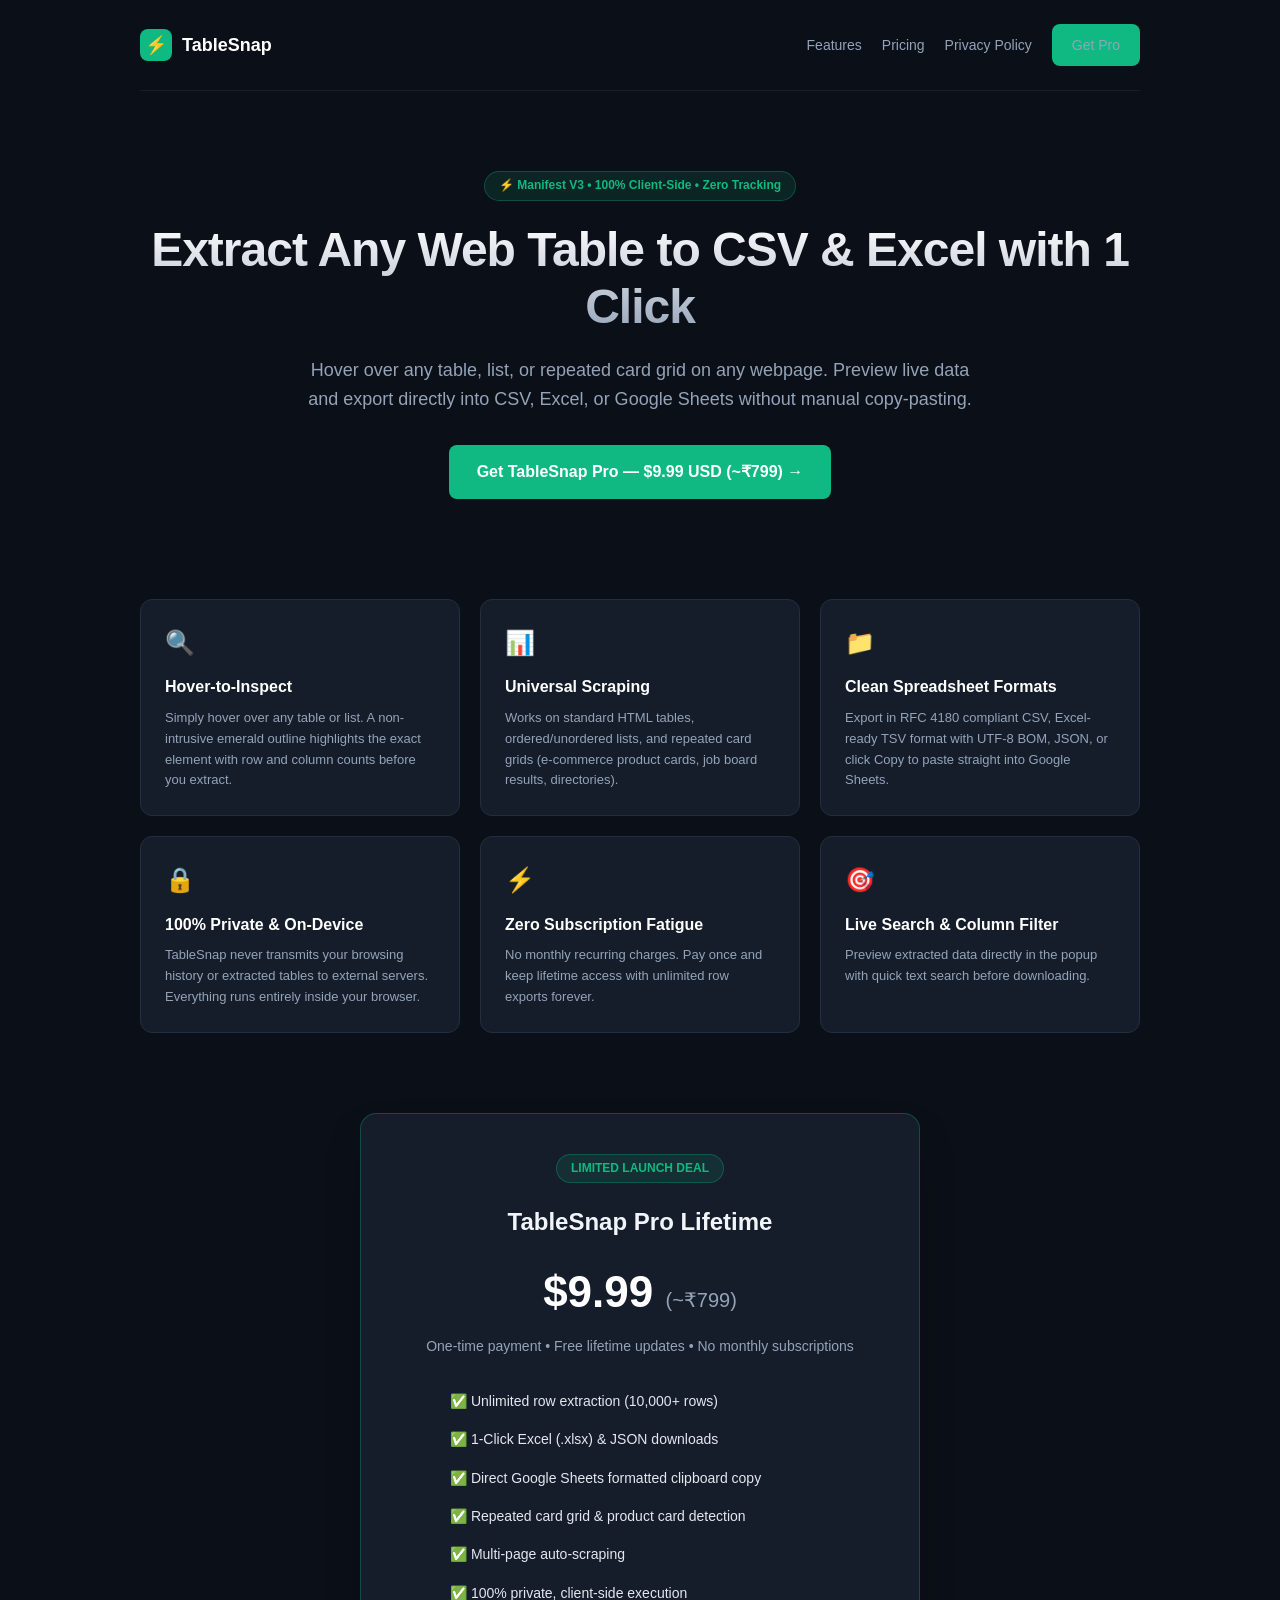
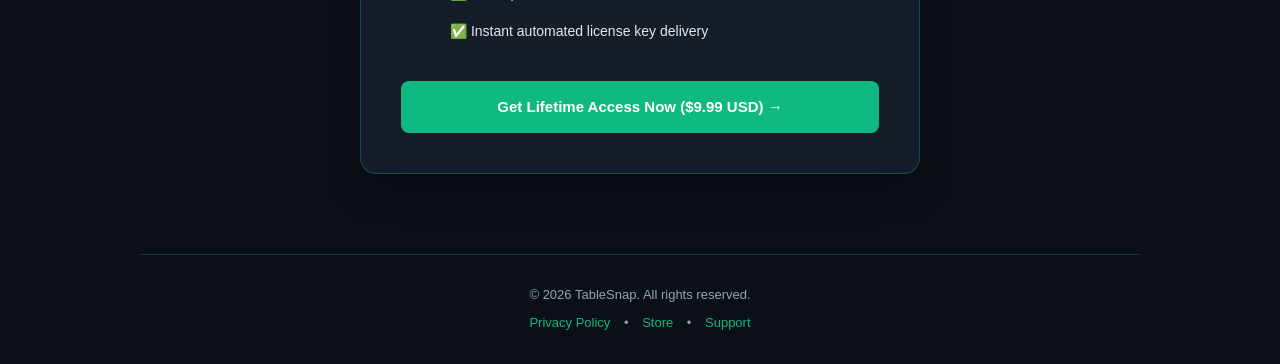
<file: index.html>
<!DOCTYPE html>
<html lang="en">
<head>
  <meta charset="UTF-8">
  <meta name="viewport" content="width=device-width, initial-scale=1.0">
  <title>TableSnap — Instant Web Table & Data Scraper Chrome Extension</title>
  <meta name="description" content="Scrape any HTML table, list, or repeated card grid from any webpage into CSV or Excel with 1 click. 100% private, client-side, zero recurring fees.">
  <style>
    :root {
      --bg: #0B0F17;
      --card: #151D2A;
      --border: #222F3E;
      --text: #F1F5F9;
      --muted: #94A3B8;
      --primary: #10B981;
      --primary-hover: #059669;
      --accent: #F59E0B;
    }
    * { box-sizing: border-box; margin: 0; padding: 0; }
    body {
      font-family: -apple-system, BlinkMacSystemFont, "Segoe UI", Roboto, sans-serif;
      background: var(--bg);
      color: var(--text);
      line-height: 1.6;
    }
    .container { max-width: 1040px; margin: 0 auto; padding: 0 20px; }
    
    /* Nav */
    nav {
      display: flex;
      justify-content: space-between;
      align-items: center;
      padding: 24px 0;
      border-bottom: 1px solid rgba(255,255,255,0.06);
    }
    .logo {
      display: flex;
      align-items: center;
      gap: 10px;
      font-size: 18px;
      font-weight: 700;
      color: #FFF;
      text-decoration: none;
    }
    .logo-icon {
      width: 32px;
      height: 32px;
      background: var(--primary);
      border-radius: 8px;
      display: flex;
      align-items: center;
      justify-content: center;
    }
    .nav-links { display: flex; gap: 20px; align-items: center; }
    .nav-links a { color: var(--muted); text-decoration: none; font-size: 14px; font-weight: 500; }
    .nav-links a:hover { color: #FFF; }
    .btn {
      display: inline-block;
      padding: 10px 20px;
      border-radius: 8px;
      font-size: 14px;
      font-weight: 600;
      text-decoration: none;
      transition: all 0.2s;
    }
    .btn-primary { background: var(--primary); color: #FFF; }
    .btn-primary:hover { background: var(--primary-hover); transform: translateY(-1px); }

    /* Hero */
    .hero {
      text-align: center;
      padding: 80px 0 60px;
    }
    .badge-pill {
      display: inline-block;
      background: rgba(16, 185, 129, 0.12);
      color: var(--primary);
      border: 1px solid rgba(16, 185, 129, 0.3);
      padding: 4px 14px;
      border-radius: 9999px;
      font-size: 12px;
      font-weight: 600;
      margin-bottom: 20px;
    }
    h1 {
      font-size: 48px;
      font-weight: 800;
      letter-spacing: -1px;
      line-height: 1.2;
      margin-bottom: 20px;
      background: linear-gradient(180deg, #FFFFFF 0%, #94A3B8 100%);
      -webkit-background-clip: text;
      -webkit-text-fill-color: transparent;
    }
    .hero p {
      font-size: 18px;
      color: var(--muted);
      max-width: 680px;
      margin: 0 auto 32px;
    }

    /* Features Grid */
    .features {
      display: grid;
      grid-template-columns: repeat(auto-fit, minmax(300px, 1fr));
      gap: 20px;
      padding: 40px 0 80px;
    }
    .feature-card {
      background: var(--card);
      border: 1px solid var(--border);
      border-radius: 12px;
      padding: 24px;
    }
    .feature-icon {
      font-size: 24px;
      margin-bottom: 12px;
    }
    .feature-card h3 { font-size: 16px; margin-bottom: 8px; color: #FFF; }
    .feature-card p { font-size: 13px; color: var(--muted); }

    /* Pricing Section */
    .pricing {
      background: var(--card);
      border: 1px solid rgba(16, 185, 129, 0.3);
      border-radius: 16px;
      max-width: 560px;
      margin: 0 auto 80px;
      padding: 40px;
      text-align: center;
      box-shadow: 0 20px 40px -15px rgba(0,0,0,0.5);
    }
    .price-num { font-size: 44px; font-weight: 800; color: #FFF; margin: 16px 0 8px; }
    .price-sub { color: var(--muted); font-size: 14px; margin-bottom: 24px; }
    .feature-checkmarks { list-style: none; text-align: left; margin: 0 auto 30px; max-width: 380px; }
    .feature-checkmarks li { padding: 8px 0; font-size: 14px; color: #E2E8F0; display: flex; align-items: center; gap: 10px; }

    /* Footer */
    footer {
      border-top: 1px solid var(--border);
      padding: 30px 0;
      text-align: center;
      font-size: 13px;
      color: var(--muted);
    }
    footer a { color: var(--primary); text-decoration: none; margin: 0 10px; }
    footer a:hover { text-decoration: underline; }
  </style>
</head>
<body>
  <div class="container">
    <nav>
      <a href="#" class="logo">
        <div class="logo-icon">⚡</div>
        TableSnap
      </a>
      <div class="nav-links">
        <a href="#features">Features</a>
        <a href="#pricing">Pricing</a>
        <a href="privacy-policy.html">Privacy Policy</a>
        <a href="https://hopelessiam07.lemonsqueezy.com/checkout/buy/918af369-03bc-40d2-8018-711bf68cbd29" class="btn btn-primary">Get Pro</a>
      </div>
    </nav>

    <section class="hero">
      <div class="badge-pill">⚡ Manifest V3 &bull; 100% Client-Side &bull; Zero Tracking</div>
      <h1>Extract Any Web Table to CSV & Excel with 1 Click</h1>
      <p>Hover over any table, list, or repeated card grid on any webpage. Preview live data and export directly into CSV, Excel, or Google Sheets without manual copy-pasting.</p>
      <a href="https://hopelessiam07.lemonsqueezy.com/checkout/buy/918af369-03bc-40d2-8018-711bf68cbd29" class="btn btn-primary" style="font-size: 16px; padding: 14px 28px;">
        Get TableSnap Pro — $9.99 USD (~₹799) &rarr;
      </a>
    </section>

    <section id="features" class="features">
      <div class="feature-card">
        <div class="feature-icon">🔍</div>
        <h3>Hover-to-Inspect</h3>
        <p>Simply hover over any table or list. A non-intrusive emerald outline highlights the exact element with row and column counts before you extract.</p>
      </div>
      <div class="feature-card">
        <div class="feature-icon">📊</div>
        <h3>Universal Scraping</h3>
        <p>Works on standard HTML tables, ordered/unordered lists, and repeated card grids (e-commerce product cards, job board results, directories).</p>
      </div>
      <div class="feature-card">
        <div class="feature-icon">📁</div>
        <h3>Clean Spreadsheet Formats</h3>
        <p>Export in RFC 4180 compliant CSV, Excel-ready TSV format with UTF-8 BOM, JSON, or click Copy to paste straight into Google Sheets.</p>
      </div>
      <div class="feature-card">
        <div class="feature-icon">🔒</div>
        <h3>100% Private & On-Device</h3>
        <p>TableSnap never transmits your browsing history or extracted tables to external servers. Everything runs entirely inside your browser.</p>
      </div>
      <div class="feature-card">
        <div class="feature-icon">⚡</div>
        <h3>Zero Subscription Fatigue</h3>
        <p>No monthly recurring charges. Pay once and keep lifetime access with unlimited row exports forever.</p>
      </div>
      <div class="feature-card">
        <div class="feature-icon">🎯</div>
        <h3>Live Search & Column Filter</h3>
        <p>Preview extracted data directly in the popup with quick text search before downloading.</p>
      </div>
    </section>

    <section id="pricing" class="pricing">
      <div class="badge-pill">LIMITED LAUNCH DEAL</div>
      <h2>TableSnap Pro Lifetime</h2>
      <div class="price-num">$9.99 <span style="font-size: 20px; font-weight: 500; color: var(--muted);">(~₹799)</span></div>
      <div class="price-sub">One-time payment &bull; Free lifetime updates &bull; No monthly subscriptions</div>

      <ul class="feature-checkmarks">
        <li>✅ Unlimited row extraction (10,000+ rows)</li>
        <li>✅ 1-Click Excel (.xlsx) & JSON downloads</li>
        <li>✅ Direct Google Sheets formatted clipboard copy</li>
        <li>✅ Repeated card grid & product card detection</li>
        <li>✅ Multi-page auto-scraping</li>
        <li>✅ 100% private, client-side execution</li>
        <li>✅ Instant automated license key delivery</li>
      </ul>

      <a href="https://hopelessiam07.lemonsqueezy.com/checkout/buy/918af369-03bc-40d2-8018-711bf68cbd29" class="btn btn-primary" style="width: 100%; font-size: 15px; padding: 14px;">
        Get Lifetime Access Now ($9.99 USD) &rarr;
      </a>
    </section>

    <footer>
      <p>&copy; 2026 TableSnap. All rights reserved.</p>
      <p style="margin-top: 8px;">
        <a href="privacy-policy.html">Privacy Policy</a> &bull;
        <a href="https://hopelessiam07.lemonsqueezy.com">Store</a> &bull;
        <a href="mailto:support@tablesnap.dev">Support</a>
      </p>
    </footer>
  </div>
</body>
</html>
</file>
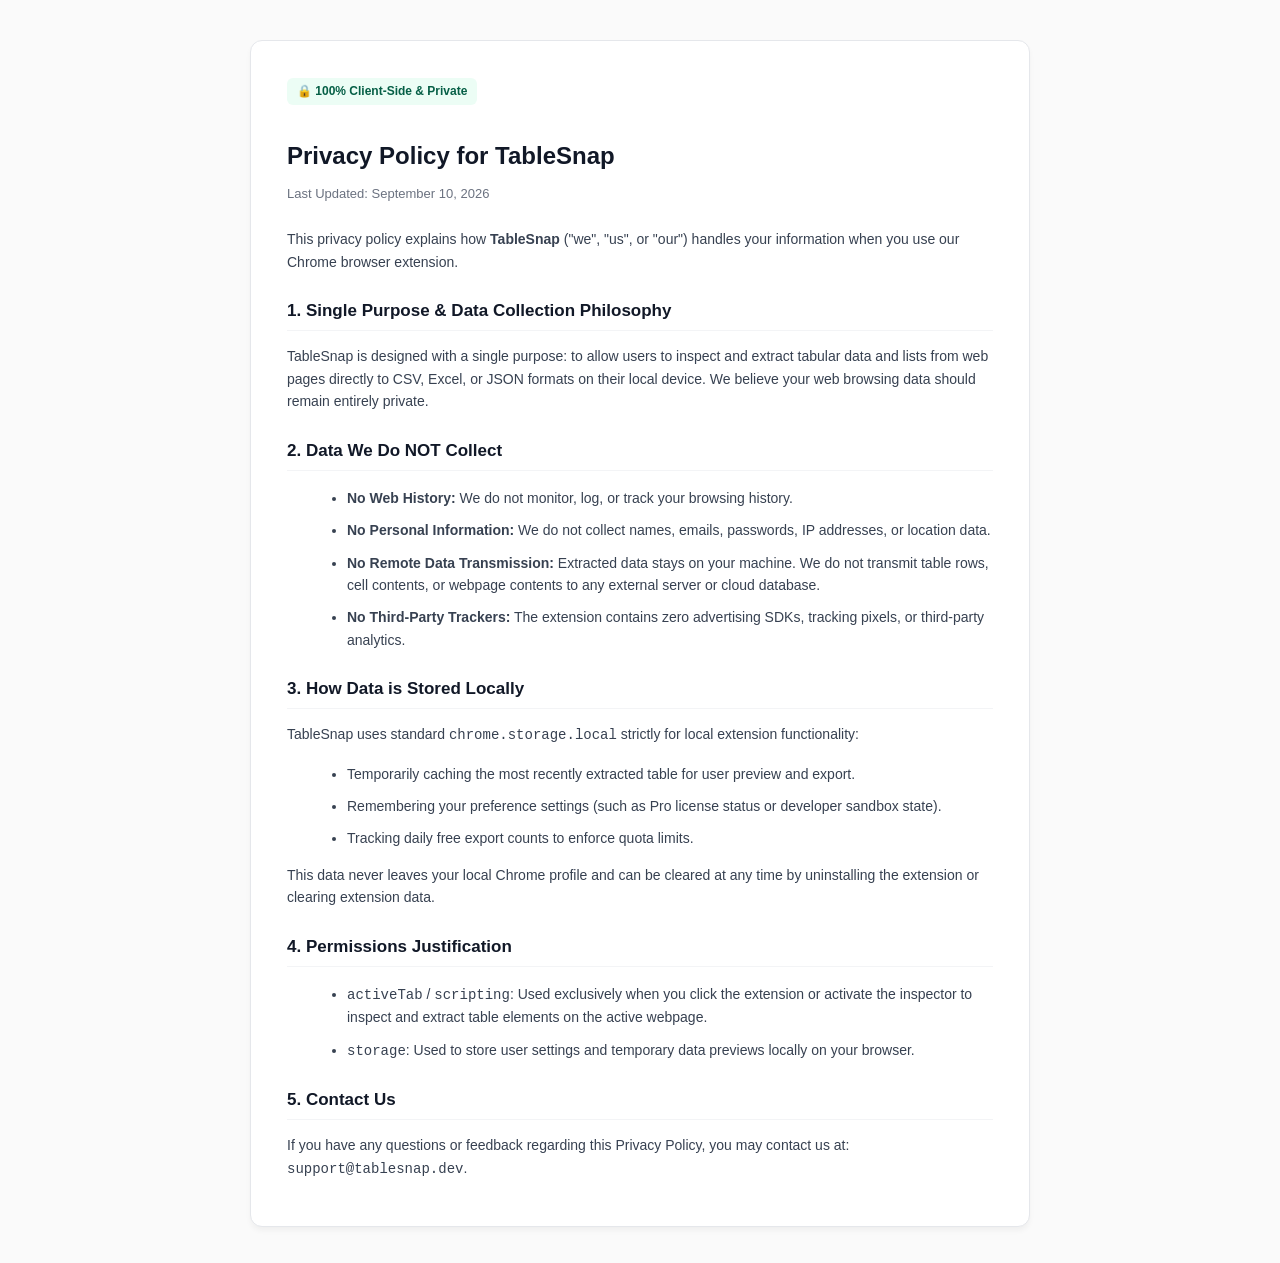
<file: privacy-policy.html>
﻿<!DOCTYPE html>
<html lang="en">
<head>
  <meta charset="UTF-8">
  <meta name="viewport" content="width=device-width, initial-scale=1.0">
  <title>Privacy Policy — TableSnap Chrome Extension</title>
  <style>
    body {
      font-family: -apple-system, BlinkMacSystemFont, "Segoe UI", Roboto, sans-serif;
      max-width: 780px;
      margin: 40px auto;
      padding: 0 20px;
      line-height: 1.6;
      color: #1F2937;
      background: #FAFAFA;
    }
    .card {
      background: #FFFFFF;
      border: 1px solid #E5E7EB;
      border-radius: 12px;
      padding: 36px;
      box-shadow: 0 4px 6px -1px rgba(0,0,0,0.05);
    }
    h1 { font-size: 24px; color: #111827; margin-bottom: 8px; }
    .updated { color: #6B7280; font-size: 13px; margin-bottom: 24px; }
    h2 { font-size: 17px; color: #111827; margin: 24px 0 10px; border-bottom: 1px solid #F3F4F6; padding-bottom: 6px; }
    p, li { font-size: 14px; color: #374151; margin-bottom: 10px; }
    ul { margin-left: 20px; margin-bottom: 14px; }
    .badge { display: inline-block; background: #ECFDF5; color: #065F46; font-size: 12px; font-weight: 600; padding: 4px 10px; border-radius: 6px; margin-bottom: 16px; }
  </style>
</head>
<body>
  <div class="card">
    <div class="badge">🔒 100% Client-Side & Private</div>
    <h1>Privacy Policy for TableSnap</h1>
    <div class="updated">Last Updated: September 10, 2026</div>

    <p>This privacy policy explains how <strong>TableSnap</strong> ("we", "us", or "our") handles your information when you use our Chrome browser extension.</p>

    <h2>1. Single Purpose & Data Collection Philosophy</h2>
    <p>TableSnap is designed with a single purpose: to allow users to inspect and extract tabular data and lists from web pages directly to CSV, Excel, or JSON formats on their local device. We believe your web browsing data should remain entirely private.</p>

    <h2>2. Data We Do NOT Collect</h2>
    <ul>
      <li><strong>No Web History:</strong> We do not monitor, log, or track your browsing history.</li>
      <li><strong>No Personal Information:</strong> We do not collect names, emails, passwords, IP addresses, or location data.</li>
      <li><strong>No Remote Data Transmission:</strong> Extracted data stays on your machine. We do not transmit table rows, cell contents, or webpage contents to any external server or cloud database.</li>
      <li><strong>No Third-Party Trackers:</strong> The extension contains zero advertising SDKs, tracking pixels, or third-party analytics.</li>
    </ul>

    <h2>3. How Data is Stored Locally</h2>
    <p>TableSnap uses standard <code>chrome.storage.local</code> strictly for local extension functionality:</p>
    <ul>
      <li>Temporarily caching the most recently extracted table for user preview and export.</li>
      <li>Remembering your preference settings (such as Pro license status or developer sandbox state).</li>
      <li>Tracking daily free export counts to enforce quota limits.</li>
    </ul>
    <p>This data never leaves your local Chrome profile and can be cleared at any time by uninstalling the extension or clearing extension data.</p>

    <h2>4. Permissions Justification</h2>
    <ul>
      <li><code>activeTab</code> / <code>scripting</code>: Used exclusively when you click the extension or activate the inspector to inspect and extract table elements on the active webpage.</li>
      <li><code>storage</code>: Used to store user settings and temporary data previews locally on your browser.</li>
    </ul>

    <h2>5. Contact Us</h2>
    <p>If you have any questions or feedback regarding this Privacy Policy, you may contact us at: <code>support@tablesnap.dev</code>.</p>
  </div>
</body>
</html>
</file>
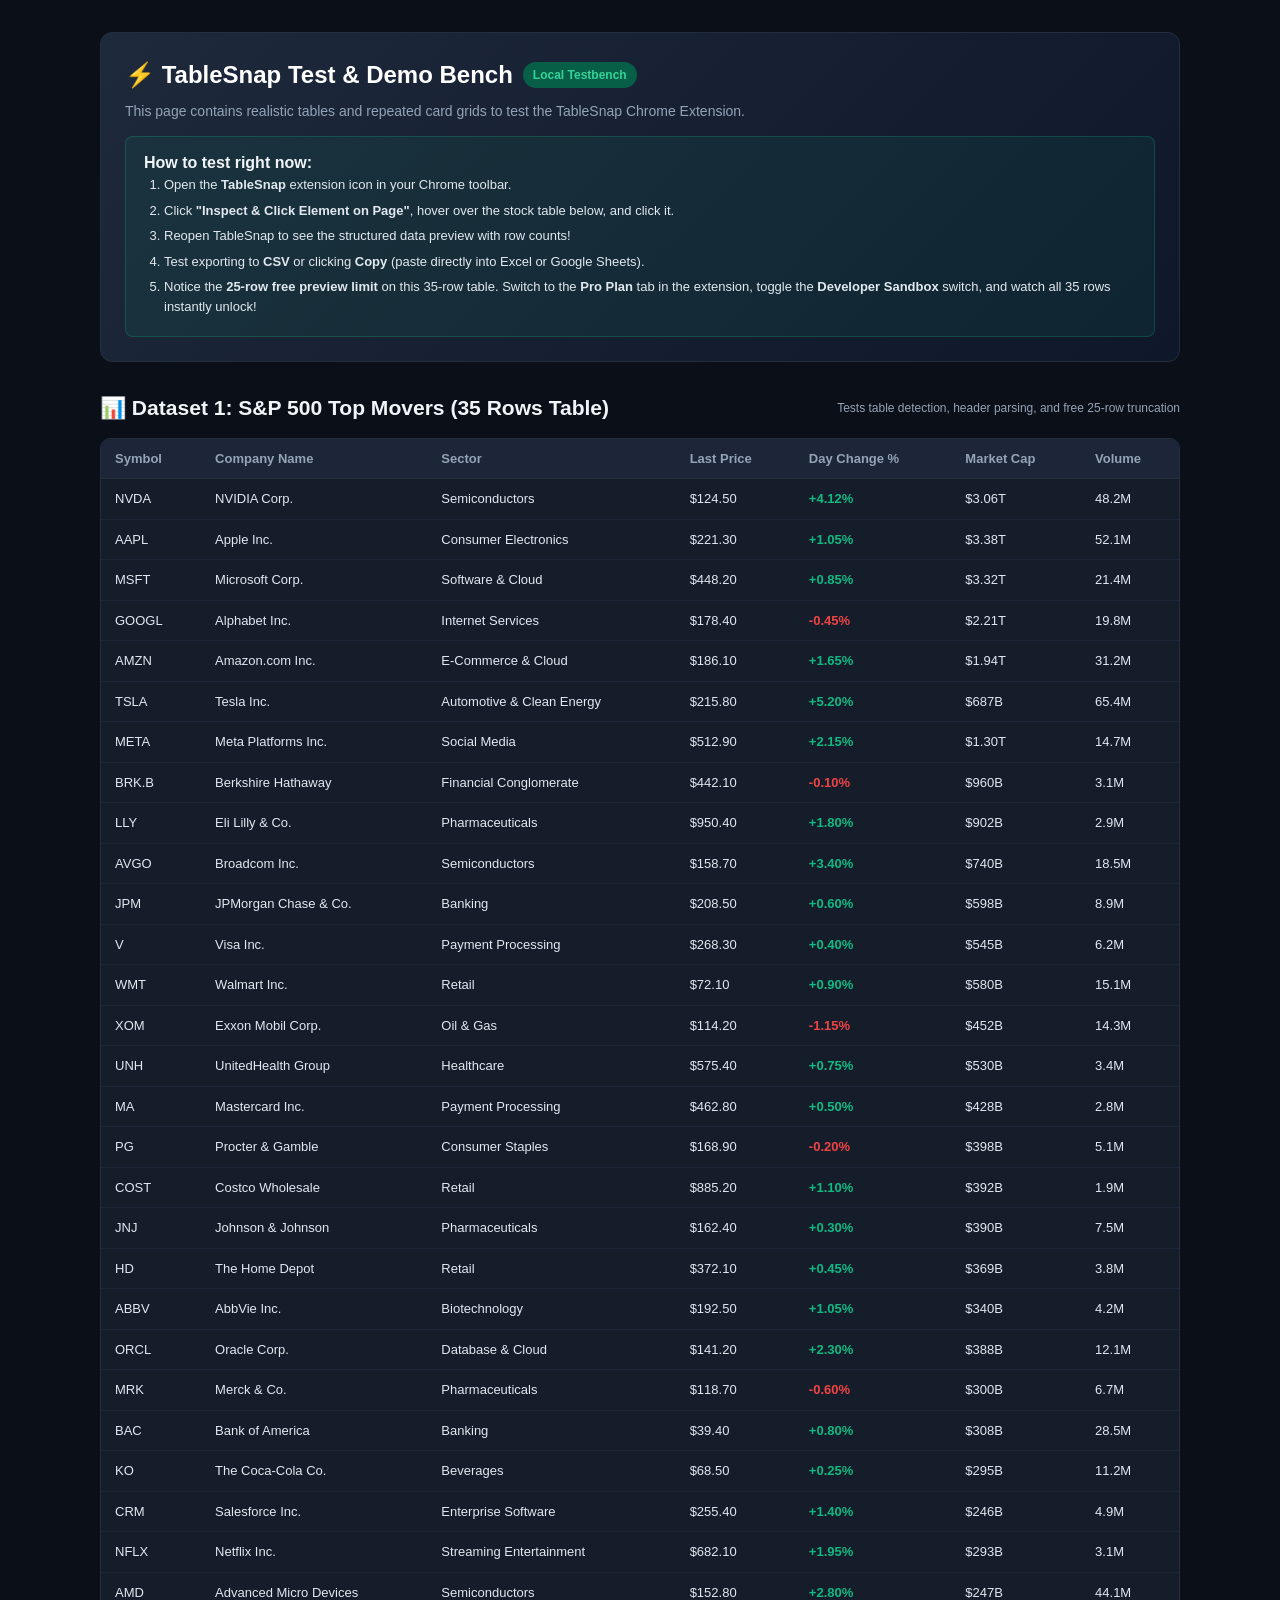
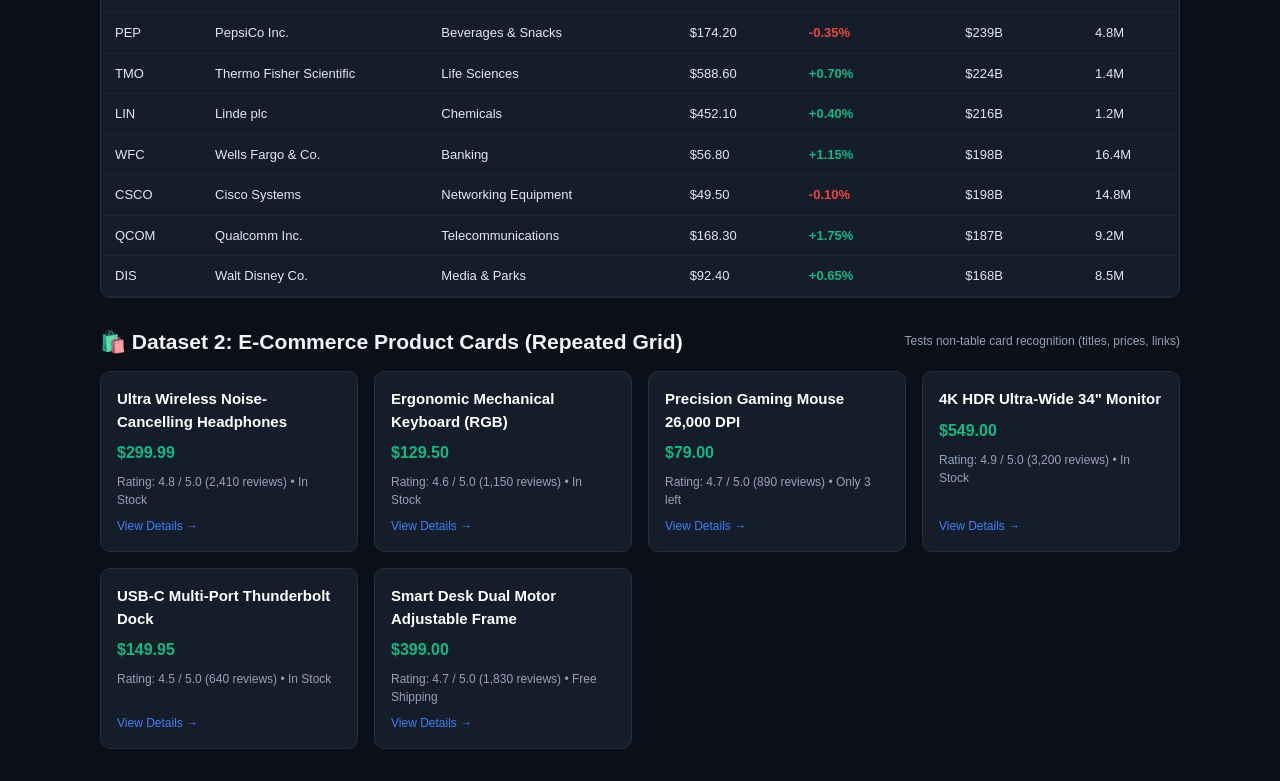
<file: test-page.html>
﻿<!DOCTYPE html>
<html lang="en">
<head>
  <meta charset="UTF-8">
  <meta name="viewport" content="width=device-width, initial-scale=1.0">
  <title>TableSnap Extension — Test & Demo Page</title>
  <style>
    :root {
      --bg: #0B0F17;
      --card: #151D2A;
      --border: #222F3E;
      --text: #F1F5F9;
      --muted: #94A3B8;
      --primary: #10B981;
      --accent: #3B82F6;
    }
    * { box-sizing: border-box; margin: 0; padding: 0; }
    body {
      font-family: -apple-system, BlinkMacSystemFont, "Segoe UI", Roboto, sans-serif;
      background: var(--bg);
      color: var(--text);
      padding: 32px 20px;
      line-height: 1.5;
    }
    .container { max-width: 1080px; margin: 0 auto; }
    header {
      background: linear-gradient(135deg, #1E293B, #0F172A);
      border: 1px solid var(--border);
      border-radius: 12px;
      padding: 24px;
      margin-bottom: 30px;
    }
    h1 { font-size: 24px; margin-bottom: 8px; color: #FFFFFF; display: flex; align-items: center; gap: 10px; }
    .badge { background: #065F46; color: #34D399; font-size: 12px; padding: 4px 10px; border-radius: 9999px; font-weight: 600; }
    p { color: var(--muted); font-size: 14px; margin-bottom: 12px; }
    .instructions {
      background: rgba(16, 185, 129, 0.08);
      border: 1px solid rgba(16, 185, 129, 0.25);
      border-radius: 8px;
      padding: 14px 18px;
      margin-top: 14px;
    }
    .instructions ol { margin-left: 20px; font-size: 13px; color: #E2E8F0; }
    .instructions li { margin-bottom: 6px; }
    .section-title { font-size: 18px; margin: 28px 0 14px; display: flex; align-items: center; justify-content: space-between; }
    .table-container {
      background: var(--card);
      border: 1px solid var(--border);
      border-radius: 10px;
      overflow: hidden;
    }
    table { width: 100%; border-collapse: collapse; font-size: 13px; text-align: left; }
    th { background: #1C2638; padding: 10px 14px; color: #94A3B8; font-weight: 600; border-bottom: 1px solid var(--border); }
    td { padding: 10px 14px; border-bottom: 1px solid #1C2638; color: #E2E8F0; }
    tr:hover td { background: rgba(255, 255, 255, 0.02); }
    .tag-positive { color: #10B981; font-weight: 600; }
    .tag-negative { color: #EF4444; font-weight: 600; }

    /* Product Grid */
    .product-grid {
      display: grid;
      grid-template-columns: repeat(auto-fill, minmax(240px, 1fr));
      gap: 16px;
    }
    .product-card {
      background: var(--card);
      border: 1px solid var(--border);
      border-radius: 10px;
      padding: 16px;
      display: flex;
      flex-direction: column;
      gap: 8px;
      transition: border-color 0.15s;
    }
    .product-card:hover { border-color: var(--primary); }
    .product-title { font-size: 15px; font-weight: 600; color: #FFFFFF; }
    .product-price { font-size: 16px; font-weight: 700; color: #10B981; }
    .product-meta { font-size: 12px; color: var(--muted); }
    .product-link { color: var(--accent); text-decoration: none; font-size: 12px; font-weight: 500; margin-top: auto; }
    .product-link:hover { text-decoration: underline; }
  </style>
</head>
<body>
  <div class="container">
    <header>
      <h1>⚡ TableSnap Test & Demo Bench <span class="badge">Local Testbench</span></h1>
      <p>This page contains realistic tables and repeated card grids to test the TableSnap Chrome Extension.</p>
      <div class="instructions">
        <strong>How to test right now:</strong>
        <ol>
          <li>Open the <strong>TableSnap</strong> extension icon in your Chrome toolbar.</li>
          <li>Click <strong>"Inspect & Click Element on Page"</strong>, hover over the stock table below, and click it.</li>
          <li>Reopen TableSnap to see the structured data preview with row counts!</li>
          <li>Test exporting to <strong>CSV</strong> or clicking <strong>Copy</strong> (paste directly into Excel or Google Sheets).</li>
          <li>Notice the <strong>25-row free preview limit</strong> on this 35-row table. Switch to the <strong>Pro Plan</strong> tab in the extension, toggle the <strong>Developer Sandbox</strong> switch, and watch all 35 rows instantly unlock!</li>
        </ol>
      </div>
    </header>

    <!-- Test 1: Financial Market Table (35 Rows) -->
    <div class="section-title">
      <h3>📊 Dataset 1: S&P 500 Top Movers (35 Rows Table)</h3>
      <span style="font-size: 12px; color: var(--muted);">Tests table detection, header parsing, and free 25-row truncation</span>
    </div>
    <div class="table-container">
      <table id="stocks-table">
        <thead>
          <tr>
            <th>Symbol</th>
            <th>Company Name</th>
            <th>Sector</th>
            <th>Last Price</th>
            <th>Day Change %</th>
            <th>Market Cap</th>
            <th>Volume</th>
          </tr>
        </thead>
        <tbody>
          <tr><td>NVDA</td><td>NVIDIA Corp.</td><td>Semiconductors</td><td>$124.50</td><td class="tag-positive">+4.12%</td><td>$3.06T</td><td>48.2M</td></tr>
          <tr><td>AAPL</td><td>Apple Inc.</td><td>Consumer Electronics</td><td>$221.30</td><td class="tag-positive">+1.05%</td><td>$3.38T</td><td>52.1M</td></tr>
          <tr><td>MSFT</td><td>Microsoft Corp.</td><td>Software & Cloud</td><td>$448.20</td><td class="tag-positive">+0.85%</td><td>$3.32T</td><td>21.4M</td></tr>
          <tr><td>GOOGL</td><td>Alphabet Inc.</td><td>Internet Services</td><td>$178.40</td><td class="tag-negative">-0.45%</td><td>$2.21T</td><td>19.8M</td></tr>
          <tr><td>AMZN</td><td>Amazon.com Inc.</td><td>E-Commerce & Cloud</td><td>$186.10</td><td class="tag-positive">+1.65%</td><td>$1.94T</td><td>31.2M</td></tr>
          <tr><td>TSLA</td><td>Tesla Inc.</td><td>Automotive & Clean Energy</td><td>$215.80</td><td class="tag-positive">+5.20%</td><td>$687B</td><td>65.4M</td></tr>
          <tr><td>META</td><td>Meta Platforms Inc.</td><td>Social Media</td><td>$512.90</td><td class="tag-positive">+2.15%</td><td>$1.30T</td><td>14.7M</td></tr>
          <tr><td>BRK.B</td><td>Berkshire Hathaway</td><td>Financial Conglomerate</td><td>$442.10</td><td class="tag-negative">-0.10%</td><td>$960B</td><td>3.1M</td></tr>
          <tr><td>LLY</td><td>Eli Lilly & Co.</td><td>Pharmaceuticals</td><td>$950.40</td><td class="tag-positive">+1.80%</td><td>$902B</td><td>2.9M</td></tr>
          <tr><td>AVGO</td><td>Broadcom Inc.</td><td>Semiconductors</td><td>$158.70</td><td class="tag-positive">+3.40%</td><td>$740B</td><td>18.5M</td></tr>
          <tr><td>JPM</td><td>JPMorgan Chase & Co.</td><td>Banking</td><td>$208.50</td><td class="tag-positive">+0.60%</td><td>$598B</td><td>8.9M</td></tr>
          <tr><td>V</td><td>Visa Inc.</td><td>Payment Processing</td><td>$268.30</td><td class="tag-positive">+0.40%</td><td>$545B</td><td>6.2M</td></tr>
          <tr><td>WMT</td><td>Walmart Inc.</td><td>Retail</td><td>$72.10</td><td class="tag-positive">+0.90%</td><td>$580B</td><td>15.1M</td></tr>
          <tr><td>XOM</td><td>Exxon Mobil Corp.</td><td>Oil & Gas</td><td>$114.20</td><td class="tag-negative">-1.15%</td><td>$452B</td><td>14.3M</td></tr>
          <tr><td>UNH</td><td>UnitedHealth Group</td><td>Healthcare</td><td>$575.40</td><td class="tag-positive">+0.75%</td><td>$530B</td><td>3.4M</td></tr>
          <tr><td>MA</td><td>Mastercard Inc.</td><td>Payment Processing</td><td>$462.80</td><td class="tag-positive">+0.50%</td><td>$428B</td><td>2.8M</td></tr>
          <tr><td>PG</td><td>Procter & Gamble</td><td>Consumer Staples</td><td>$168.90</td><td class="tag-negative">-0.20%</td><td>$398B</td><td>5.1M</td></tr>
          <tr><td>COST</td><td>Costco Wholesale</td><td>Retail</td><td>$885.20</td><td class="tag-positive">+1.10%</td><td>$392B</td><td>1.9M</td></tr>
          <tr><td>JNJ</td><td>Johnson & Johnson</td><td>Pharmaceuticals</td><td>$162.40</td><td class="tag-positive">+0.30%</td><td>$390B</td><td>7.5M</td></tr>
          <tr><td>HD</td><td>The Home Depot</td><td>Retail</td><td>$372.10</td><td class="tag-positive">+0.45%</td><td>$369B</td><td>3.8M</td></tr>
          <tr><td>ABBV</td><td>AbbVie Inc.</td><td>Biotechnology</td><td>$192.50</td><td class="tag-positive">+1.05%</td><td>$340B</td><td>4.2M</td></tr>
          <tr><td>ORCL</td><td>Oracle Corp.</td><td>Database & Cloud</td><td>$141.20</td><td class="tag-positive">+2.30%</td><td>$388B</td><td>12.1M</td></tr>
          <tr><td>MRK</td><td>Merck & Co.</td><td>Pharmaceuticals</td><td>$118.70</td><td class="tag-negative">-0.60%</td><td>$300B</td><td>6.7M</td></tr>
          <tr><td>BAC</td><td>Bank of America</td><td>Banking</td><td>$39.40</td><td class="tag-positive">+0.80%</td><td>$308B</td><td>28.5M</td></tr>
          <tr><td>KO</td><td>The Coca-Cola Co.</td><td>Beverages</td><td>$68.50</td><td class="tag-positive">+0.25%</td><td>$295B</td><td>11.2M</td></tr>
          <!-- Rows beyond 25 to test free vs pro limitation -->
          <tr><td>CRM</td><td>Salesforce Inc.</td><td>Enterprise Software</td><td>$255.40</td><td class="tag-positive">+1.40%</td><td>$246B</td><td>4.9M</td></tr>
          <tr><td>NFLX</td><td>Netflix Inc.</td><td>Streaming Entertainment</td><td>$682.10</td><td class="tag-positive">+1.95%</td><td>$293B</td><td>3.1M</td></tr>
          <tr><td>AMD</td><td>Advanced Micro Devices</td><td>Semiconductors</td><td>$152.80</td><td class="tag-positive">+2.80%</td><td>$247B</td><td>44.1M</td></tr>
          <tr><td>PEP</td><td>PepsiCo Inc.</td><td>Beverages & Snacks</td><td>$174.20</td><td class="tag-negative">-0.35%</td><td>$239B</td><td>4.8M</td></tr>
          <tr><td>TMO</td><td>Thermo Fisher Scientific</td><td>Life Sciences</td><td>$588.60</td><td class="tag-positive">+0.70%</td><td>$224B</td><td>1.4M</td></tr>
          <tr><td>LIN</td><td>Linde plc</td><td>Chemicals</td><td>$452.10</td><td class="tag-positive">+0.40%</td><td>$216B</td><td>1.2M</td></tr>
          <tr><td>WFC</td><td>Wells Fargo & Co.</td><td>Banking</td><td>$56.80</td><td class="tag-positive">+1.15%</td><td>$198B</td><td>16.4M</td></tr>
          <tr><td>CSCO</td><td>Cisco Systems</td><td>Networking Equipment</td><td>$49.50</td><td class="tag-negative">-0.10%</td><td>$198B</td><td>14.8M</td></tr>
          <tr><td>QCOM</td><td>Qualcomm Inc.</td><td>Telecommunications</td><td>$168.30</td><td class="tag-positive">+1.75%</td><td>$187B</td><td>9.2M</td></tr>
          <tr><td>DIS</td><td>Walt Disney Co.</td><td>Media & Parks</td><td>$92.40</td><td class="tag-positive">+0.65%</td><td>$168B</td><td>8.5M</td></tr>
        </tbody>
      </table>
    </div>

    <!-- Test 2: Repeated Card Grid (E-Commerce style) -->
    <div class="section-title">
      <h3>🛍️ Dataset 2: E-Commerce Product Cards (Repeated Grid)</h3>
      <span style="font-size: 12px; color: var(--muted);">Tests non-table card recognition (titles, prices, links)</span>
    </div>
    <div class="product-grid" id="product-catalog">
      <div class="product-card">
        <h4 class="product-title">Ultra Wireless Noise-Cancelling Headphones</h4>
        <div class="product-price">$299.99</div>
        <div class="product-meta">Rating: 4.8 / 5.0 (2,410 reviews) &bull; In Stock</div>
        <a href="#product-1" class="product-link">View Details &rarr;</a>
      </div>
      <div class="product-card">
        <h4 class="product-title">Ergonomic Mechanical Keyboard (RGB)</h4>
        <div class="product-price">$129.50</div>
        <div class="product-meta">Rating: 4.6 / 5.0 (1,150 reviews) &bull; In Stock</div>
        <a href="#product-2" class="product-link">View Details &rarr;</a>
      </div>
      <div class="product-card">
        <h4 class="product-title">Precision Gaming Mouse 26,000 DPI</h4>
        <div class="product-price">$79.00</div>
        <div class="product-meta">Rating: 4.7 / 5.0 (890 reviews) &bull; Only 3 left</div>
        <a href="#product-3" class="product-link">View Details &rarr;</a>
      </div>
      <div class="product-card">
        <h4 class="product-title">4K HDR Ultra-Wide 34" Monitor</h4>
        <div class="product-price">$549.00</div>
        <div class="product-meta">Rating: 4.9 / 5.0 (3,200 reviews) &bull; In Stock</div>
        <a href="#product-4" class="product-link">View Details &rarr;</a>
      </div>
      <div class="product-card">
        <h4 class="product-title">USB-C Multi-Port Thunderbolt Dock</h4>
        <div class="product-price">$149.95</div>
        <div class="product-meta">Rating: 4.5 / 5.0 (640 reviews) &bull; In Stock</div>
        <a href="#product-5" class="product-link">View Details &rarr;</a>
      </div>
      <div class="product-card">
        <h4 class="product-title">Smart Desk Dual Motor Adjustable Frame</h4>
        <div class="product-price">$399.00</div>
        <div class="product-meta">Rating: 4.7 / 5.0 (1,830 reviews) &bull; Free Shipping</div>
        <a href="#product-6" class="product-link">View Details &rarr;</a>
      </div>
    </div>
  </div>
</body>
</html>
</file>
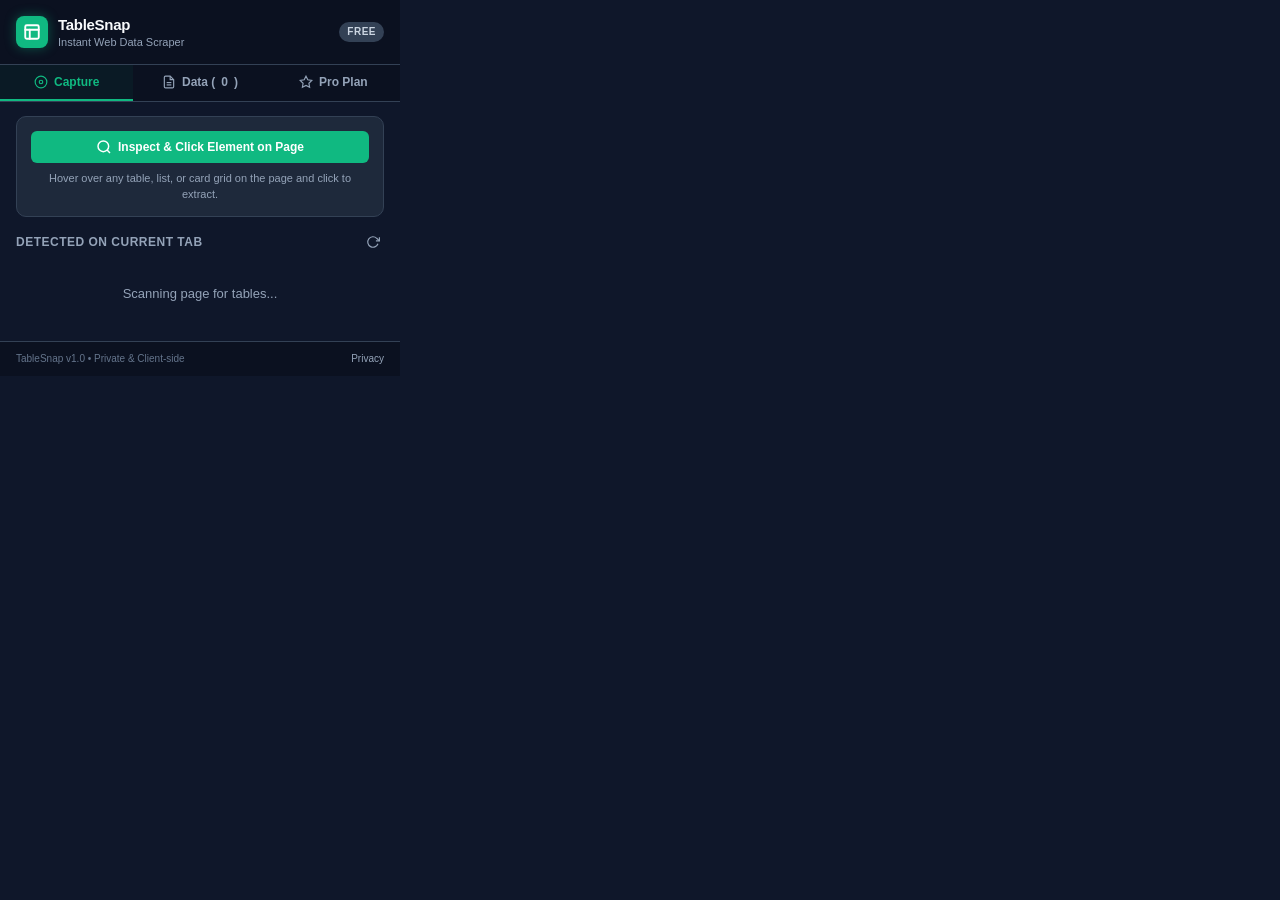
<file: popup/popup.html>
<!DOCTYPE html>
<html lang="en">
<head>
  <meta charset="UTF-8">
  <meta name="viewport" content="width=device-width, initial-scale=1.0">
  <title>TableSnap - Web Scraper</title>
  <link rel="stylesheet" href="popup.css">
</head>
<body>
  <div class="app-container">
    <!-- Header -->
    <header class="header">
      <div class="brand">
        <div class="brand-icon">
          <svg width="18" height="18" viewBox="0 0 24 24" fill="none" stroke="currentColor" stroke-width="2.5" stroke-linecap="round" stroke-linejoin="round">
            <rect x="3" y="3" width="18" height="18" rx="2" ry="2"></rect>
            <line x1="3" y1="9" x2="21" y2="9"></line>
            <line x1="9" y1="21" x2="9" y2="9"></line>
          </svg>
        </div>
        <div>
          <h1 class="brand-title">TableSnap</h1>
          <p class="brand-sub">Instant Web Data Scraper</p>
        </div>
      </div>
      <div id="pro-badge" class="badge badge-free">FREE</div>
    </header>

    <!-- Navigation Tabs -->
    <nav class="nav-tabs">
      <button class="tab-btn active" data-tab="tab-capture">
        <svg width="14" height="14" viewBox="0 0 24 24" fill="none" stroke="currentColor" stroke-width="2">
          <circle cx="12" cy="12" r="10"></circle>
          <circle cx="12" cy="12" r="3"></circle>
        </svg>
        Capture
      </button>
      <button class="tab-btn" data-tab="tab-preview">
        <svg width="14" height="14" viewBox="0 0 24 24" fill="none" stroke="currentColor" stroke-width="2">
          <path d="M14 2H6a2 2 0 0 0-2 2v16a2 2 0 0 0 2 2h12a2 2 0 0 0 2-2V8z"></path>
          <polyline points="14 2 14 8 20 8"></polyline>
          <line x1="16" y1="13" x2="8" y2="13"></line>
          <line x1="16" y1="17" x2="8" y2="17"></line>
        </svg>
        Data (<span id="data-count-badge">0</span>)
      </button>
      <button class="tab-btn" data-tab="tab-pro">
        <svg width="14" height="14" viewBox="0 0 24 24" fill="none" stroke="currentColor" stroke-width="2">
          <polygon points="12 2 15.09 8.26 22 9.27 17 14.14 18.18 21.02 12 17.77 5.82 21.02 7 14.14 2 9.27 8.91 8.26 12 2"></polygon>
        </svg>
        Pro Plan
      </button>
    </nav>

    <!-- Main Content Tabs -->
    <main class="content">
      <!-- TAB 1: CAPTURE -->
      <section id="tab-capture" class="tab-pane active">
        <div class="card action-card">
          <button id="btn-start-inspector" class="btn btn-primary btn-block">
            <svg width="16" height="16" viewBox="0 0 24 24" fill="none" stroke="currentColor" stroke-width="2.2">
              <circle cx="11" cy="11" r="8"></circle>
              <line x1="21" y1="21" x2="16.65" y2="16.65"></line>
            </svg>
            Inspect & Click Element on Page
          </button>
          <p class="hint">Hover over any table, list, or card grid on the page and click to extract.</p>
        </div>

        <div class="detected-section">
          <div class="section-header">
            <h3>Detected on Current Tab</h3>
            <button id="btn-refresh-scan" class="btn-icon" title="Rescan page">
              <svg width="14" height="14" viewBox="0 0 24 24" fill="none" stroke="currentColor" stroke-width="2">
                <path d="M23 4v6h-6"></path>
                <path d="M20.49 15a9 9 0 1 1-2.12-9.36L23 10"></path>
              </svg>
            </button>
          </div>
          <div id="detected-list" class="detected-list">
            <div class="empty-state">Scanning page for tables...</div>
          </div>
        </div>
      </section>

      <!-- TAB 2: DATA PREVIEW -->
      <section id="tab-preview" class="tab-pane">
        <div id="no-data-msg" class="empty-state">
          <svg width="32" height="32" viewBox="0 0 24 24" fill="none" stroke="#94A3B8" stroke-width="1.5">
            <rect x="3" y="3" width="18" height="18" rx="2"></rect>
            <path d="M3 9h18M9 21V9"></path>
          </svg>
          <p>No data captured yet.</p>
          <button id="btn-switch-to-capture" class="btn btn-secondary btn-sm">Capture a table now</button>
        </div>

        <div id="data-preview-container" class="preview-wrapper" style="display: none;">
          <!-- Limit Notification -->
          <div id="pro-limit-banner" class="pro-banner" style="display: none;">
            <div class="pro-banner-text">
              <strong>Free Tier Limit:</strong> Exporting first <span id="limit-shown">25</span> of <span id="limit-total">0</span> rows.
            </div>
            <button id="btn-banner-unlock" class="btn btn-warning btn-xs">Unlock All</button>
          </div>

          <!-- Controls Bar -->
          <div class="preview-controls">
            <div class="stats-info">
              <span id="preview-row-count" class="font-bold">0</span> rows &bull;
              <span id="preview-col-count">0</span> columns
            </div>
            <input type="text" id="preview-search" class="input-search" placeholder="Filter rows...">
          </div>

          <!-- Table View Container -->
          <div class="table-scroll-box">
            <table id="preview-table" class="preview-table">
              <thead id="preview-thead"></thead>
              <tbody id="preview-tbody"></tbody>
            </table>
          </div>

          <!-- Export Actions -->
          <div class="export-actions">
            <button id="btn-export-csv" class="btn btn-primary btn-export" title="Standard comma-separated format">
              <svg width="14" height="14" viewBox="0 0 24 24" fill="none" stroke="currentColor" stroke-width="2">
                <path d="M21 15v4a2 2 0 0 1-2 2H5a2 2 0 0 1-2-2v-4"></path>
                <polyline points="7 10 12 15 17 10"></polyline>
                <line x1="12" y1="15" x2="12" y2="3"></line>
              </svg>
              Export CSV
            </button>
            <button id="btn-export-excel" class="btn btn-secondary btn-export" title="Excel spreadsheet (Pro feature)">
              Excel ⚡
            </button>
            <button id="btn-export-json" class="btn btn-secondary btn-export" title="JSON array (Pro feature)">
              JSON ⚡
            </button>
            <button id="btn-copy-clipboard" class="btn btn-secondary btn-export" title="Copy rows directly into Sheets/Excel">
              Copy
            </button>
          </div>
        </div>
      </section>

      <!-- TAB 3: PRO PLAN & SETTINGS -->
      <section id="tab-pro" class="tab-pane">
        <div class="card pro-pitch-card">
          <div class="pitch-header">
            <h3>⚡ TableSnap Pro (Launch Deal)</h3>
            <span class="price-tag">$9.99 USD (~₹799)</span>
          </div>
          <p class="pitch-sub">One-time payment &bull; Lifetime updates &bull; No monthly subscriptions</p>

          <ul class="features-list">
            <li>✅ <strong>Unlimited Rows:</strong> Scrape 10,000+ rows without truncation.</li>
            <li>✅ <strong>Direct Excel (.xlsx) & JSON Export:</strong> 1-click clean downloads.</li>
            <li>✅ <strong>1-Click Google Sheets Copy:</strong> Direct clipboard paste.</li>
            <li>✅ <strong>Card & Grid Recognition:</strong> Scrape Amazon, Yelp, and job boards.</li>
            <li>✅ <strong>Multi-Page Scraping:</strong> Auto-crawl paginated lists.</li>
          </ul>

          <button id="btn-upgrade-checkout" class="btn btn-accent btn-block">
            Get Pro Lifetime — $9.99 USD (~₹799)
          </button>
        </div>

        <!-- License Key Form -->
        <div class="card">
          <h4>Have a License Key?</h4>
          <p class="text-muted">Enter the key from your Gumroad or Lemon Squeezy receipt:</p>
          <div class="input-group">
            <input type="text" id="input-license-key" placeholder="e.g. TS-PRO-XXXX-XXXX">
            <button id="btn-activate-license" class="btn btn-secondary">Activate</button>
          </div>
          <div id="license-msg" class="status-msg"></div>
        </div>

        <!-- Developer Sandbox Mode for immediate testing -->
        <div class="card sandbox-card">
          <div class="sandbox-header">
            <h4>🧪 Developer Sandbox</h4>
            <label class="switch">
              <input type="checkbox" id="toggle-sandbox">
              <span class="slider round"></span>
            </label>
          </div>
          <p class="text-muted">Toggle Pro features on/off instantly to test without paying.</p>
        </div>
      </section>
    </main>

    <!-- Footer -->
    <footer class="footer">
      <span>TableSnap v1.0 &bull; Private & Client-side</span>
      <a href="../privacy-policy.html" target="_blank" class="footer-link">Privacy</a>
    </footer>
  </div>

  <script src="../lib/monetization.js"></script>
  <script src="popup.js"></script>
</body>
</html>
</file>
<file: popup/popup.css>
﻿/* TableSnap Popup Styles */
:root {
  --bg-main: #0F172A;
  --bg-card: #1E293B;
  --bg-card-hover: #334155;
  --text-main: #F8FAFC;
  --text-muted: #94A3B8;
  --border-color: #334155;
  --primary: #10B981;
  --primary-hover: #059669;
  --accent: #F59E0B;
  --accent-hover: #D97706;
  --danger: #EF4444;
}

* {
  box-sizing: border-box;
  margin: 0;
  padding: 0;
}

body {
  width: 400px;
  max-height: 580px;
  background-color: var(--bg-main);
  color: var(--text-main);
  font-family: -apple-system, BlinkMacSystemFont, "Segoe UI", Roboto, Helvetica, Arial, sans-serif;
  font-size: 13px;
  line-height: 1.4;
  overflow-x: hidden;
}

.app-container {
  display: flex;
  flex-direction: column;
  height: 100%;
}

/* Header */
.header {
  display: flex;
  align-items: center;
  justify-content: space-between;
  padding: 14px 16px;
  border-bottom: 1px solid var(--border-color);
  background: #0B1120;
}

.brand {
  display: flex;
  align-items: center;
  gap: 10px;
}

.brand-icon {
  width: 32px;
  height: 32px;
  background: var(--primary);
  color: #FFFFFF;
  border-radius: 8px;
  display: flex;
  align-items: center;
  justify-content: center;
  box-shadow: 0 0 12px rgba(16, 185, 129, 0.4);
}

.brand-title {
  font-size: 15px;
  font-weight: 700;
  letter-spacing: -0.3px;
}

.brand-sub {
  font-size: 11px;
  color: var(--text-muted);
}

.badge {
  font-size: 10px;
  font-weight: 700;
  padding: 3px 8px;
  border-radius: 9999px;
  letter-spacing: 0.5px;
  text-transform: uppercase;
}

.badge-free {
  background: #334155;
  color: #CBD5E1;
}

.badge-pro {
  background: linear-gradient(135deg, #10B981, #059669);
  color: #FFFFFF;
  box-shadow: 0 0 10px rgba(16, 185, 129, 0.5);
}

/* Tabs */
.nav-tabs {
  display: flex;
  background: #0B1120;
  border-bottom: 1px solid var(--border-color);
}

.tab-btn {
  flex: 1;
  display: flex;
  align-items: center;
  justify-content: center;
  gap: 6px;
  padding: 10px 4px;
  background: transparent;
  color: var(--text-muted);
  border: none;
  border-bottom: 2px solid transparent;
  font-size: 12px;
  font-weight: 600;
  cursor: pointer;
  transition: all 0.15s ease;
}

.tab-btn:hover {
  color: var(--text-main);
  background: rgba(255, 255, 255, 0.02);
}

.tab-btn.active {
  color: var(--primary);
  border-bottom-color: var(--primary);
  background: rgba(16, 185, 129, 0.05);
}

/* Main Content */
.content {
  padding: 14px 16px;
  max-height: 460px;
  overflow-y: auto;
}

.tab-pane {
  display: none;
}

.tab-pane.active {
  display: block;
  animation: fadeIn 0.2s ease-in-out;
}

@keyframes fadeIn {
  from { opacity: 0; transform: translateY(3px); }
  to { opacity: 1; transform: translateY(0); }
}

/* Cards */
.card {
  background: var(--bg-card);
  border: 1px solid var(--border-color);
  border-radius: 10px;
  padding: 14px;
  margin-bottom: 12px;
}

.action-card {
  text-align: center;
}

.hint {
  font-size: 11px;
  color: var(--text-muted);
  margin-top: 8px;
}

/* Buttons */
.btn {
  display: inline-flex;
  align-items: center;
  justify-content: center;
  gap: 6px;
  padding: 8px 14px;
  font-size: 12px;
  font-weight: 600;
  border-radius: 6px;
  border: none;
  cursor: pointer;
  transition: all 0.15s ease;
}

.btn-primary {
  background: var(--primary);
  color: #FFFFFF;
}

.btn-primary:hover {
  background: var(--primary-hover);
}

.btn-secondary {
  background: #334155;
  color: var(--text-main);
}

.btn-secondary:hover {
  background: #475569;
}

.btn-accent {
  background: linear-gradient(135deg, #10B981, #047857);
  color: #FFFFFF;
  font-size: 13px;
  padding: 10px;
  box-shadow: 0 4px 12px rgba(16, 185, 129, 0.3);
}

.btn-accent:hover {
  filter: brightness(1.1);
}

.btn-warning {
  background: var(--accent);
  color: #0F172A;
  font-weight: 700;
}

.btn-warning:hover {
  background: var(--accent-hover);
}

.btn-block {
  width: 100%;
}

.btn-sm {
  padding: 6px 10px;
  font-size: 11px;
}

.btn-xs {
  padding: 3px 8px;
  font-size: 10px;
  border-radius: 4px;
}

.btn-icon {
  background: transparent;
  border: none;
  color: var(--text-muted);
  cursor: pointer;
  padding: 4px;
  border-radius: 4px;
  display: flex;
  align-items: center;
}

.btn-icon:hover {
  color: var(--text-main);
  background: #334155;
}

/* Detected Section */
.detected-section {
  margin-top: 14px;
}

.section-header {
  display: flex;
  align-items: center;
  justify-content: space-between;
  margin-bottom: 8px;
}

.section-header h3 {
  font-size: 12px;
  font-weight: 600;
  text-transform: uppercase;
  letter-spacing: 0.5px;
  color: var(--text-muted);
}

.detected-list {
  display: flex;
  flex-direction: column;
  gap: 6px;
}

.detected-item {
  display: flex;
  align-items: center;
  justify-content: space-between;
  background: var(--bg-card);
  border: 1px solid var(--border-color);
  border-radius: 8px;
  padding: 8px 12px;
  transition: border-color 0.15s;
}

.detected-item:hover {
  border-color: var(--primary);
}

.item-info {
  display: flex;
  flex-direction: column;
}

.item-title {
  font-weight: 600;
  color: var(--text-main);
  font-size: 12px;
}

.item-meta {
  font-size: 11px;
  color: var(--text-muted);
}

/* Empty State */
.empty-state {
  text-align: center;
  padding: 24px 12px;
  color: var(--text-muted);
  display: flex;
  flex-direction: column;
  align-items: center;
  gap: 10px;
}

/* Preview Wrapper */
.preview-wrapper {
  display: flex;
  flex-direction: column;
  gap: 10px;
}

.pro-banner {
  background: rgba(245, 158, 11, 0.15);
  border: 1px solid var(--accent);
  border-radius: 6px;
  padding: 8px 12px;
  display: flex;
  align-items: center;
  justify-content: space-between;
  color: #FDE68A;
  font-size: 11px;
}

.preview-controls {
  display: flex;
  align-items: center;
  justify-content: space-between;
  gap: 10px;
}

.stats-info {
  font-size: 11px;
  color: var(--text-muted);
  white-space: nowrap;
}

.font-bold {
  font-weight: 700;
  color: var(--text-main);
}

.input-search {
  background: #0F172A;
  border: 1px solid var(--border-color);
  color: var(--text-main);
  font-size: 11px;
  padding: 5px 8px;
  border-radius: 4px;
  width: 140px;
}

.input-search:focus {
  outline: none;
  border-color: var(--primary);
}

/* Table Scroll Box */
.table-scroll-box {
  max-height: 200px;
  overflow: auto;
  background: #0B1120;
  border: 1px solid var(--border-color);
  border-radius: 6px;
}

.preview-table {
  width: 100%;
  border-collapse: collapse;
  font-size: 11px;
}

.preview-table th {
  background: #1E293B;
  color: var(--text-main);
  font-weight: 600;
  text-align: left;
  padding: 6px 10px;
  position: sticky;
  top: 0;
  border-bottom: 1px solid var(--border-color);
  white-space: nowrap;
}

.preview-table td {
  padding: 6px 10px;
  border-bottom: 1px solid #1E293B;
  color: #CBD5E1;
  max-width: 180px;
  overflow: hidden;
  text-overflow: ellipsis;
  white-space: nowrap;
}

.preview-table tr:hover td {
  background: rgba(255, 255, 255, 0.03);
}

/* Export Actions */
.export-actions {
  display: grid;
  grid-template-columns: 1.5fr 1fr 1fr 1fr;
  gap: 6px;
}

.btn-export {
  padding: 8px 4px;
  font-size: 11px;
}

/* Pro Tab Styling */
.pro-pitch-card {
  background: linear-gradient(180deg, #1E293B 0%, #0F172A 100%);
  border: 1px solid #059669;
}

.pitch-header {
  display: flex;
  align-items: center;
  justify-content: space-between;
  margin-bottom: 4px;
}

.pitch-header h3 {
  font-size: 14px;
  color: #FFFFFF;
}

.price-tag {
  background: rgba(16, 185, 129, 0.2);
  color: #10B981;
  font-weight: 700;
  font-size: 12px;
  padding: 2px 8px;
  border-radius: 9999px;
  border: 1px solid #10B981;
}

.pitch-sub {
  font-size: 11px;
  color: var(--text-muted);
  margin-bottom: 12px;
}

.features-list {
  list-style: none;
  display: flex;
  flex-direction: column;
  gap: 6px;
  margin-bottom: 14px;
}

.features-list li {
  font-size: 11px;
  color: #E2E8F0;
}

.input-group {
  display: flex;
  gap: 6px;
  margin-top: 8px;
}

.input-group input {
  flex: 1;
  background: #0B1120;
  border: 1px solid var(--border-color);
  color: var(--text-main);
  padding: 6px 10px;
  border-radius: 6px;
  font-size: 12px;
}

.input-group input:focus {
  outline: none;
  border-color: var(--primary);
}

.status-msg {
  font-size: 11px;
  margin-top: 6px;
}

.status-msg.success {
  color: #34D399;
}

.status-msg.error {
  color: #F87171;
}

/* Sandbox Switch */
.sandbox-card {
  border-left: 3px solid #8B5CF6;
}

.sandbox-header {
  display: flex;
  align-items: center;
  justify-content: space-between;
  margin-bottom: 4px;
}

.switch {
  position: relative;
  display: inline-block;
  width: 38px;
  height: 20px;
}

.switch input {
  opacity: 0;
  width: 0;
  height: 0;
}

.slider {
  position: absolute;
  cursor: pointer;
  top: 0; left: 0; right: 0; bottom: 0;
  background-color: #334155;
  transition: .2s;
}

.slider:before {
  position: absolute;
  content: "";
  height: 14px;
  width: 14px;
  left: 3px;
  bottom: 3px;
  background-color: white;
  transition: .2s;
}

input:checked + .slider {
  background-color: #8B5CF6;
}

input:checked + .slider:before {
  transform: translateX(18px);
}

.slider.round {
  border-radius: 20px;
}

.slider.round:before {
  border-radius: 50%;
}

/* Footer */
.footer {
  display: flex;
  align-items: center;
  justify-content: space-between;
  padding: 10px 16px;
  font-size: 10px;
  color: #64748B;
  border-top: 1px solid var(--border-color);
  background: #0B1120;
}

.footer-link {
  color: var(--text-muted);
  text-decoration: none;
}

.footer-link:hover {
  color: var(--primary);
  text-decoration: underline;
}
</file>
